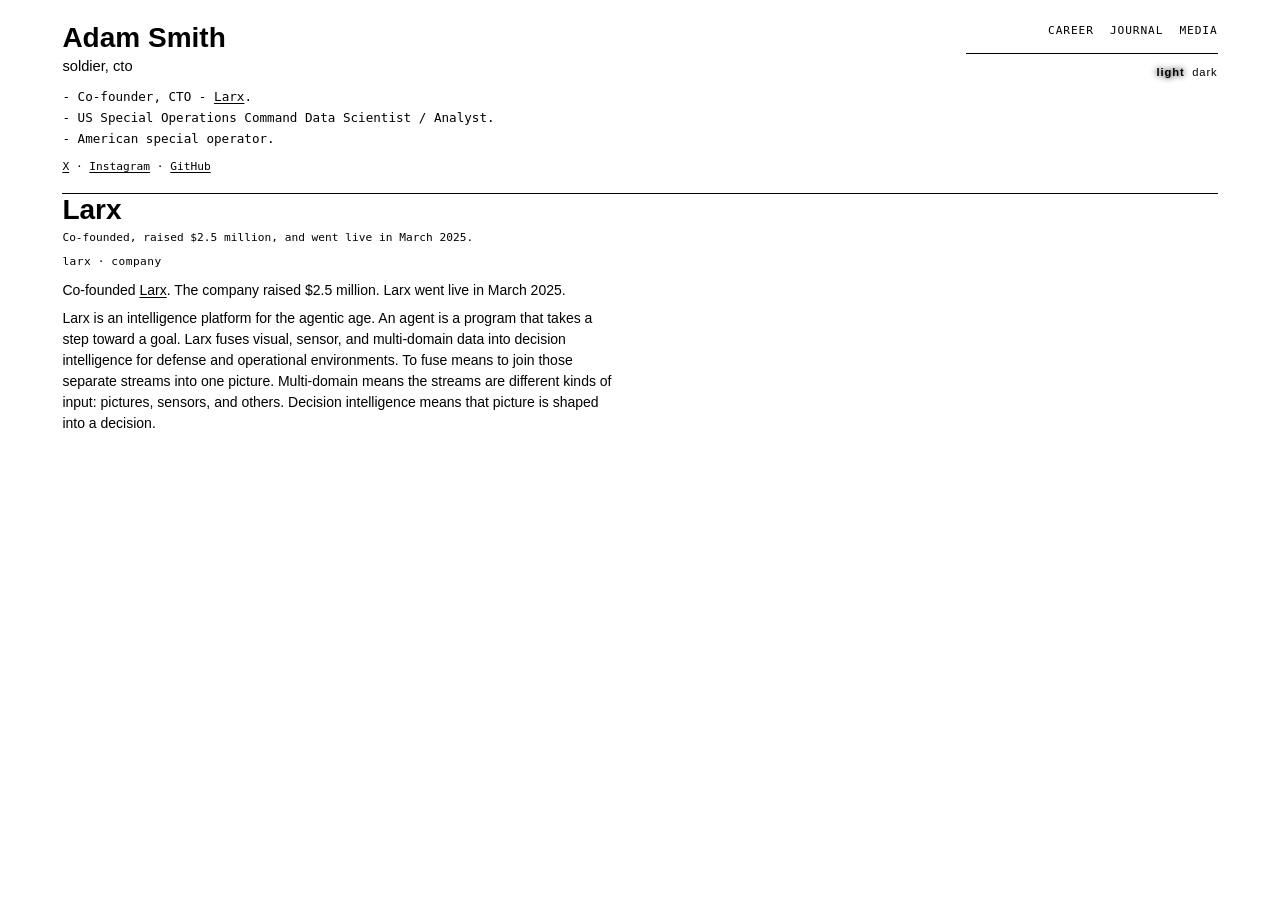
<file: essays/larx.html>
<!DOCTYPE html>
<html lang="en">
<head>
  <meta charset="utf-8">
  <script>try { var saved = localStorage.getItem("theme"); if (saved === "dark" || (saved !== "light" && matchMedia("(prefers-color-scheme: dark)").matches)) document.documentElement.setAttribute("data-theme", "dark"); } catch (e) {}</script>
  <meta name="viewport" content="width=device-width, initial-scale=1">
  <title>Larx · Adam Smith</title>
  <link rel="icon" href="../favicon.svg">
  <link rel="stylesheet" href="../style.css">
</head>
<body>
  <header>
    <div class="identity">
      <h1><a href="../">Adam Smith</a></h1>
      <p class="meta">soldier, cto</p>
      <p class="lede">- Co-founder, CTO - <a href="https://larx.io">Larx</a>.<br>
      - US Special Operations Command Data Scientist / Analyst.<br>
      - American special operator.</p>
      <p class="socials"><a href="https://x.com/solarecho3" rel="me" target="#">X</a> · <a href="https://www.instagram.com/solarecho3" rel="me" target="#">Instagram</a> · <a href="https://github.com/solarecho3" rel="me" target="#">GitHub</a></p>
    </div>
    <div class="side">
      <nav>
        <a href="../#career">Career</a>
        <a href="../#journal">Journal</a>
        <a href="../#media">Media</a>
      </nav>
      <span class="theme">
        <button type="button" data-theme-set="light">Light</button>
        <button type="button" data-theme-set="dark">Dark</button>
      </span>
    </div>
  </header>
  <main>
    <article class="essay">
      <h1>Larx</h1>
      <p class="where">Co-founded, raised $2.5 million, and went live in March 2025.</p>
      <p class="tags"><a href="../#journal/larx">larx</a> · <a href="../#journal/company">company</a></p>
      <div id="essay-body"></div>
      <textarea id="essay-source" hidden>Co-founded [Larx](https://larx.io). The company raised $2.5 million. Larx went live in March 2025.

Larx is an intelligence platform for the agentic age. An agent is a program that takes a step toward a goal. Larx fuses visual, sensor, and multi-domain data into decision intelligence for defense and operational environments. To fuse means to join those separate streams into one picture. Multi-domain means the streams are different kinds of input: pictures, sensors, and others. Decision intelligence means that picture is shaped into a decision.
</textarea>
    </article>
  </main>
  <noscript><p>Enable JavaScript to read this journal entry.</p></noscript>
  <script src="../theme.js"></script>
  <script defer src="../essay.js"></script>
</body>
</html>
</file>
<file: style.css>
:root {
  --paper: #fff;
  --ink: #000;
  --text: "Univers LT Pro", Univers, "Univers LT Std", "Helvetica Neue", Helvetica, Arial, sans-serif;
  --data: "TX-02-Data", "Berkeley Mono", "TX-02", "SF Mono", "Segoe UI Mono", "Roboto Mono", Menlo, Consolas, monospace;
  --code-comment: #6e6a64;
  --code-string: #1f6a45;
  --code-keyword: #9f2d2d;
  --code-number: #8d4d12;
  --code-function: #1f4e79;
  --code-type: #5c3d7a;
  --code-builtin: #1a5c78;
  --code-property: #1f4e79;
  --code-attr: #8d4d12;
  --code-tag: #9f2d2d;
  --code-variable: #8d4d12;
  --code-operator: #242424;
  --code-punct: #5e5a55;
  --code-label: #6e6a64;
  color-scheme: light;
}

html[data-theme="dark"] {
  --paper: #000;
  --ink: #fff;
  --code-comment: #a39e96;
  --code-string: #7dcea0;
  --code-keyword: #f0a08a;
  --code-number: #e6b15c;
  --code-function: #9ec4ea;
  --code-type: #d2b4ea;
  --code-builtin: #8fd0d8;
  --code-property: #9ec4ea;
  --code-attr: #e6b15c;
  --code-tag: #f0a08a;
  --code-variable: #e6b15c;
  --code-operator: #f3f3f3;
  --code-punct: #bdb8b0;
  --code-label: #a39e96;
  color-scheme: dark;
}

*,
*::before,
*::after {
  box-sizing: border-box;
}

::selection {
  background: var(--ink);
  color: var(--paper);
}

html {
  background: var(--paper);
  color: var(--ink);
  font-size: 14px;
  line-height: 1.5rem;
  scroll-behavior: smooth;
}

body {
  max-width: 88rem;
  margin: 0 auto;
  padding: 1.6rem clamp(1rem, 3vw, 2.75rem) 4.5rem;
  background: var(--paper);
  color: var(--ink);
  font-family: var(--text);
  font-weight: 400;
}

header {
  display: flex;
  flex-wrap: wrap;
  justify-content: space-between;
  align-items: flex-start;
  gap: 1.4rem 3rem;
  padding-bottom: 1.15rem;
  border-bottom: 1px solid var(--ink);
}

.identity {
  flex: 1 1 24rem;
  min-width: 0;
  max-width: 100%;
}

.side {
  flex: 0 1 18rem;
  min-width: 0;
  max-width: 100%;
  margin-left: auto;
  display: flex;
  flex-direction: column;
  align-items: flex-end;
  gap: 0.85rem;
  text-align: right;
}

h1 {
  margin: 0 0 0.45rem;
  font-size: 2rem;
  font-weight: 700;
  line-height: 1.15;
  text-wrap: balance;
}

h1:has(+ .meta) {
  margin-bottom: 0.15rem;
}

h1 a {
  text-decoration: none;
}

h2 {
  margin: 0 0 1.05rem;
  padding-bottom: 0.3rem;
  border-bottom: 1px solid var(--ink);
  font-family: var(--data);
  font-size: 0.75rem;
  font-weight: 400;
  letter-spacing: 0.12em;
  line-height: 1.2rem;
  text-transform: uppercase;
}

h3 {
  display: flex;
  align-items: baseline;
  justify-content: space-between;
  gap: 0.75rem 1rem;
  margin: 0;
  font-size: 1.05rem;
  font-weight: 700;
  line-height: 1.3;
}

h3 .role {
  min-width: 0;
  text-wrap: balance;
}

h3 .when {
  flex: 0 0 auto;
  margin-left: auto;
  font-weight: 300;
  white-space: nowrap;
  font-size: 0.8rem;
  font-family: var(--data);
  text-transform: uppercase;
}

p {
  margin: 0.55rem 0 0;
  overflow-wrap: break-word;
}

.lede {
  max-width: 40rem;
  margin: 0;
  font-family: var(--data);
  font-size: 0.9rem;
}

.where,
nav {
  font-family: var(--data);
  font-size: 0.8rem;
  line-height: 1.35rem;
}

.where {
  margin: 0.2rem 0 0;
}

.meta {
  margin: 0 0 0.7rem;
  font-family: var(--text);
  font-weight: 300;
  font-size: 1.05rem;
  line-height: 1.3;
}

.socials {
  margin: 0.7rem 0 0;
  font-family: var(--data);
  font-size: 0.8rem;
  line-height: 1.35rem;
}

nav {
  display: flex;
  flex-wrap: wrap;
  justify-content: flex-end;
  gap: 0.35rem 1.15rem;
}

section {
  margin-top: 2.15rem;
}

main section details {
  margin: 0;
}

main section details:not([open]) > .fold {
  display: none;
}

main section summary {
  display: block;
  margin: 0;
  padding-bottom: 0.3rem;
  border-bottom: 1px solid var(--ink);
  list-style: none;
  cursor: pointer;
}

main section summary::-webkit-details-marker {
  display: none;
}

main section summary::marker {
  content: "";
}

main section summary:focus {
  outline: none;
}

main section details[open] > summary {
  margin-bottom: 1.05rem;
}

main section summary h2 {
  display: inline-block;
  margin: 0;
  padding: 0;
  border: 0;
  transition: background-color 0.16s linear, color 0.16s linear;
}

main section summary h2::before {
  content: ">";
  display: inline-block;
  margin-right: 0.55rem;
  letter-spacing: 0;
  transform-origin: 50% 55%;
  transition: transform 0.16s linear;
}

main section details[open] > summary h2::before {
  transform: rotate(90deg);
}

main section summary:hover h2,
main section summary:focus-visible h2 {
  background: var(--ink);
  color: var(--paper);
}

main section details:not([open]) > summary:hover h2::before,
main section details:not([open]) > summary:focus-visible h2::before {
  transform: translateX(0.18rem);
}

@media (prefers-reduced-motion: reduce) {
  main section summary h2,
  main section summary h2::before {
    transition: none;
  }
}

.essay {
  max-width: 40rem;
}

.essay h1 {
  margin-bottom: 1.1rem;
}

.essay h1:has(+ .where) {
  margin-bottom: 0.2rem;
}

.essay h2 {
  margin: 1.5rem 0 0;
  padding: 0;
  border: 0;
  font-family: var(--text);
  font-size: 1.15rem;
  font-weight: 700;
  letter-spacing: 0;
  line-height: 1.3;
  text-transform: none;
}

.essay h3 {
  display: block;
  margin: 1.15rem 0 0;
  padding: 0;
  border: 0;
  font-family: var(--text);
  font-size: 1rem;
  font-weight: 700;
  letter-spacing: 0;
  line-height: 1.35;
  text-align: left;
  text-transform: none;
}

.essay p,
.essay ul,
.essay ol,
.essay pre,
.essay blockquote {
  overflow-wrap: break-word;
}

.essay blockquote {
  margin: 1rem 0 0;
  padding: 0 0 0 1rem;
  border-left: 1px solid var(--ink);
  font-weight: 300;
}

.essay blockquote p {
  margin: 0.35rem 0 0;
}

.essay blockquote p:first-child {
  margin-top: 0;
}

.essay ul,
.essay ol {
  margin: 0.7rem 0 0;
  padding-left: 1.2rem;
}

.essay li {
  margin: 0.2rem 0 0;
}

.essay li p {
  margin: 0;
}

.essay strong {
  font-weight: 700;
}

.essay em {
  font-style: italic;
}

.essay code {
  font-family: var(--data);
  font-size: 0.92em;
}

.essay pre {
  margin: 1rem 0 0;
  padding: 0 0 0 1rem;
  border-left: 1px solid var(--ink);
  overflow: hidden;
  font-family: var(--data);
  font-size: 0.85rem;
  font-weight: 400;
  line-height: 1.45;
  white-space: pre-wrap;
  overflow-wrap: anywhere;
  tab-size: 4;
}

.essay pre[data-lang]::before {
  content: attr(data-lang);
  display: block;
  margin: 0 0 0.35rem;
  font-family: var(--data);
  font-size: 0.7rem;
  font-weight: 400;
  letter-spacing: 0.12em;
  line-height: 1.2rem;
  text-transform: uppercase;
  white-space: nowrap;
  user-select: none;
  color: var(--code-label);
}

.essay pre .tok-comment { color: var(--code-comment); }
.essay pre .tok-string { color: var(--code-string); }
.essay pre .tok-keyword { color: var(--code-keyword); font-weight: 700; }
.essay pre .tok-number { color: var(--code-number); }
.essay pre .tok-function { color: var(--code-function); }
.essay pre .tok-type { color: var(--code-type); }
.essay pre .tok-builtin { color: var(--code-builtin); }
.essay pre .tok-property { color: var(--code-property); }
.essay pre .tok-attr { color: var(--code-attr); }
.essay pre .tok-tag { color: var(--code-tag); }
.essay pre .tok-variable { color: var(--code-variable); }
.essay pre .tok-operator { color: var(--code-operator); }
.essay pre .tok-punct { color: var(--code-punct); }

.essay pre code {
  font-size: inherit;
}

/* A source line is one row. Its number stays on the first row, so a wrap
   makes that row taller and the next number starts further down.
   Nothing in the block slides sideways. */
.essay pre:has(> code.lined) {
  padding-left: 0.45rem;
}

.essay pre code.lined {
  display: block;
  white-space: normal;
  counter-reset: ln;
}

.essay pre code.lined .nl {
  display: block;
  height: 0;
  margin: 0;
  padding: 0;
  overflow: hidden;
  white-space: pre;
  font-size: 0;
  line-height: 0;
}

.essay pre code.lined .line {
  display: block;
  position: relative;
  padding-left: calc(var(--line-digits, 2) * 1ch + 0.7rem);
  min-height: 1.45em;
  min-height: 1lh;
}

.essay pre code.lined .line::before {
  content: counter(ln);
  content: counter(ln) / "";
  counter-increment: ln;
  position: absolute;
  top: 0;
  left: 0;
  width: calc(var(--line-digits, 2) * 1ch);
  text-align: right;
  white-space: nowrap;
  user-select: none;
  color: var(--code-label);
}

.essay pre code.lined .src {
  display: block;
  white-space: pre-wrap;
  overflow-wrap: anywhere;
}

@media (max-width: 660px) {
  .essay pre {
    font-size: 0.78rem;
  }
}

.essay hr {
  margin: 1.4rem 0 0;
  border: 0;
  border-top: 1px solid var(--ink);
}

.essay figure {
  margin: 0.9rem 0 0;
}

.essay figure img {
  display: block;
  width: 100%;
  height: auto;
}

.essay .math {
  overflow-x: auto;
}

.essay .math[data-display="1"] {
  display: block;
  margin: 0.7rem 0;
}

.tags {
  margin: 0.35rem 0 0;
  font-family: var(--data);
  font-size: 0.8rem;
  line-height: 1.35rem;
  overflow-wrap: anywhere;
}

.tags a {
  text-decoration: none;
  letter-spacing: 0.04em;
}

.tags a[aria-current="true"] {
  font-weight: 700;
}

#essay-tags {
  margin: 0 0 1.05rem;
}

#essay-sort {
  margin: 0 0 0.2rem;
}

#essay-sort button {
  appearance: none;
  padding: 0;
  border: 0;
  background: transparent;
  color: inherit;
  font: inherit;
  letter-spacing: 0.04em;
  cursor: pointer;
}

#essay-sort button[aria-pressed="true"] {
  font-weight: 700;
}

#essay-sort button:focus {
  outline: none;
}

#essay-sort button:hover,
#essay-sort button:focus-visible {
  background: var(--ink);
  color: var(--paper);
}

#essay-none {
  margin: 0.8rem 0 0;
}

.spread > article[hidden] {
  display: none;
}

.essay a {
  overflow-wrap: anywhere;
}

.spread {
  display: flex;
  flex-wrap: wrap;
  align-items: flex-start;
  gap: 1.6rem 2.4rem;
}

.spread > article {
  flex: 1 1 calc((100% - 4.8rem) / 3);
  max-width: calc((100% - 4.8rem) / 3);
  min-width: 0;
}

#essay-list a.role {
  overflow-wrap: break-word;
}

#media-list .role {
  overflow-wrap: break-word;
}

#media-list a.thumb {
  display: block;
  margin: 0 0 0.45rem;
  overflow: hidden;
  background: #000;
  line-height: 0;
  text-decoration: none;
  aspect-ratio: 16 / 9;
}

#media-list a.thumb:hover,
#media-list a.thumb:focus-visible {
  background: #000;
  color: inherit;
}

#media-list a.thumb img {
  display: block;
  width: 100%;
  height: 100%;
  object-fit: cover;
  object-position: center;
}

a {
  color: var(--ink);
  text-underline-offset: 2px;
}

a:visited {
  color: var(--ink);
}

a:hover,
a:focus-visible {
  background: var(--ink);
  color: var(--paper);
}

nav a {
  text-decoration: none;
  letter-spacing: 0.08em;
  text-transform: uppercase;
}

.theme {
  display: inline-flex;
  align-self: stretch;
  justify-content: flex-end;
  gap: 0.55rem;
  padding-top: 0.55rem;
  border-top: 1px solid var(--ink);
}

.theme button {
  padding: 0;
  border: 0;
  background: transparent;
  color: inherit;
  font: inherit;
  letter-spacing: 0.08em;
  text-transform: lowercase;
  cursor: pointer;
  font-size: 0.8rem;
}

.theme button:focus {
  outline: none;
}

.theme button:hover,
.theme button:focus-visible,
html:not([data-theme="dark"]) .theme button[data-theme-set="light"],
html[data-theme="dark"] .theme button[data-theme-set="dark"] {
  font-weight: 700;
  text-shadow: 0 0 0.45rem var(--ink);
}

@media (max-width: 1000px) {
  .spread > article {
    flex-basis: calc((100% - 2.4rem) / 2);
    max-width: calc((100% - 2.4rem) / 2);
  }
}

@media (max-width: 660px) {
  header {
    column-gap: 1rem;
    row-gap: 1.35rem;
  }

  .identity {
    flex: 1 1 12rem;
    min-width: 12rem;
  }

  .side {
    flex: 0 0 auto;
    width: max-content;
    max-width: 100%;
    margin: 0 0 0 auto;
    gap: 0.7rem;
  }

  .theme {
    align-self: flex-end;
    width: 100%;
    padding-top: 0.7rem;
  }
}

@media (max-width: 640px) {
  .spread {
    display: block;
  }

  .spread > article {
    max-width: none;
    margin-top: 1.5rem;
  }

  .spread > article:first-child {
    margin-top: 0;
  }
}

@media print {
  :root,
  html[data-theme="dark"] {
    --paper: #fff;
    --ink: #000;
    --code-comment: #6e6a64;
    --code-string: #1f6a45;
    --code-keyword: #9f2d2d;
    --code-number: #8d4d12;
    --code-function: #1f4e79;
    --code-type: #5c3d7a;
    --code-builtin: #1a5c78;
    --code-property: #1f4e79;
    --code-attr: #8d4d12;
    --code-tag: #9f2d2d;
    --code-variable: #8d4d12;
    --code-operator: #242424;
    --code-punct: #5e5a55;
    --code-label: #6e6a64;
    color-scheme: light;
  }

  body {
    max-width: none;
    padding: 0;
  }

  nav,
  .theme,
  #essay-sort {
    display: none;
  }

  main section details > .fold {
    display: block !important;
  }

  main section summary h2::before {
    content: none;
  }

  main section details > summary {
    margin-bottom: 1.05rem;
  }

  .essay pre {
    overflow: visible;
  }

  a {
    text-decoration: none;
  }

  section {
    break-inside: avoid;
  }
}
</file>
